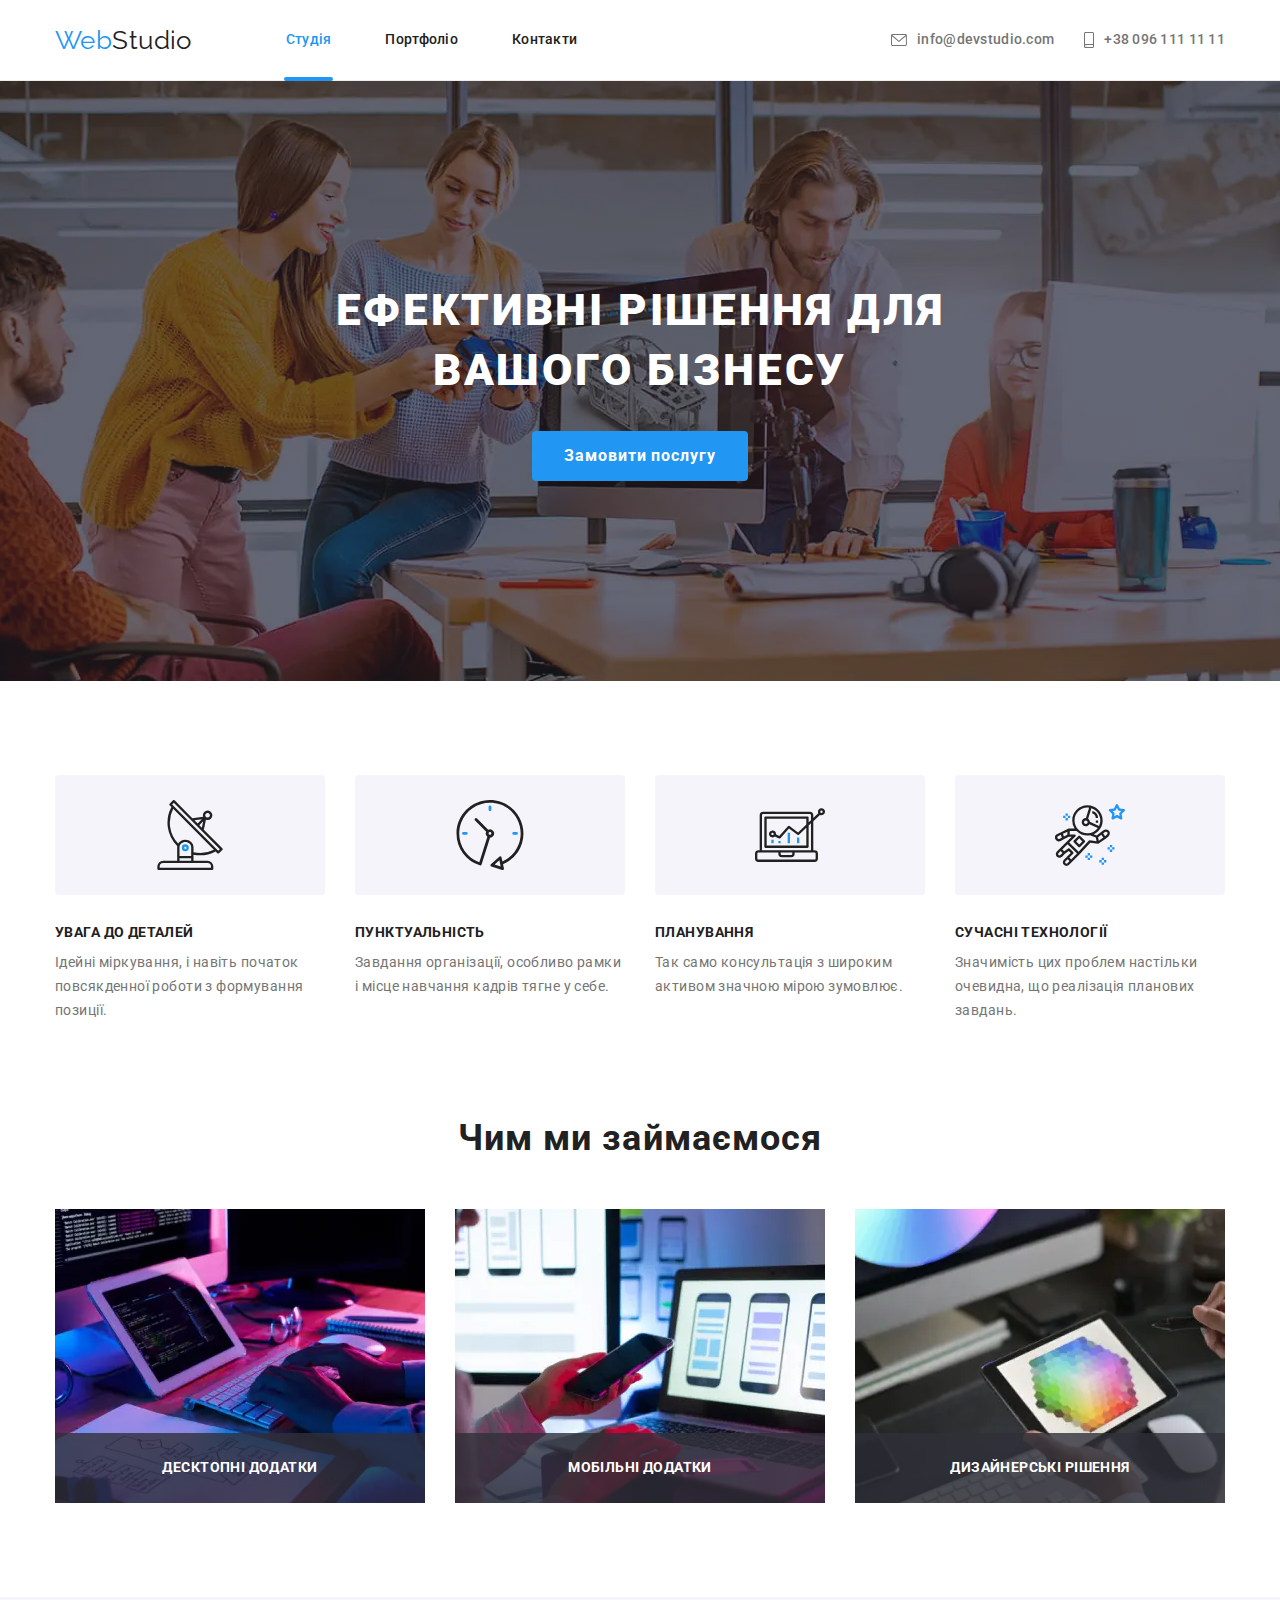
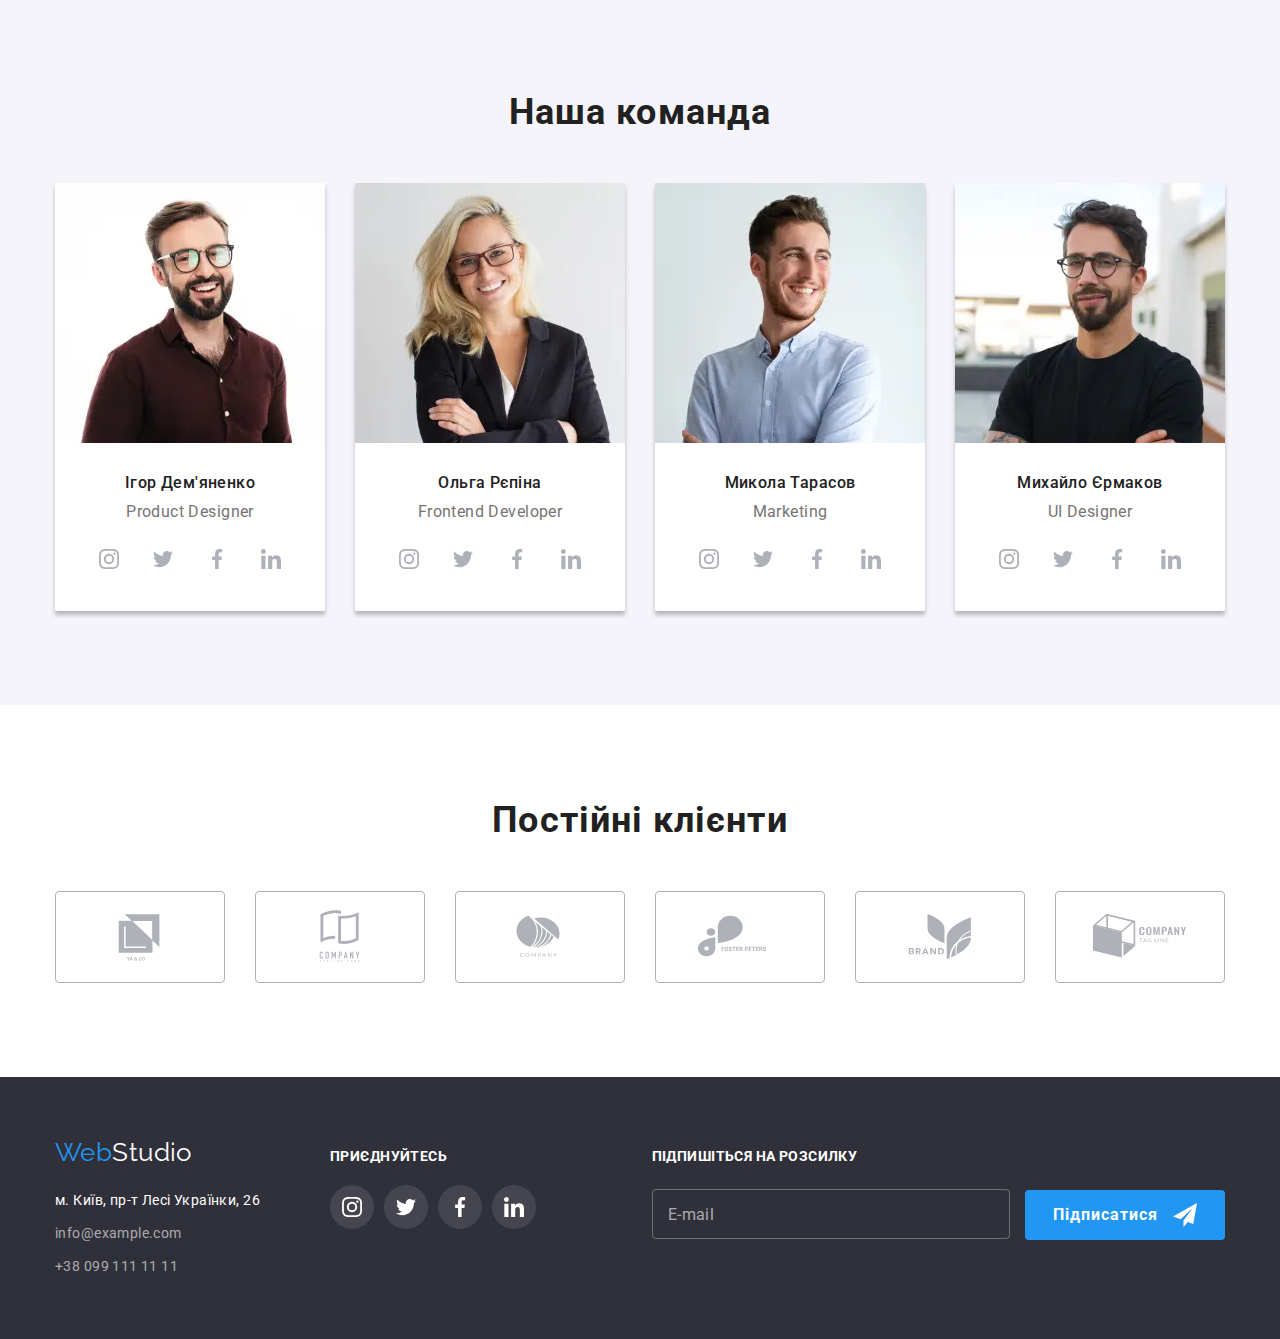
<file: index.html>
<!DOCTYPE html>
<html lang="uk">
  <head>
    <meta charset="UTF-8" />
    <meta http-equiv="X-UA-Compatible" content="IE=edge" />
    <meta name="viewport" content="width=device-width, initial-scale=1.0" />
    <title>Document</title>
    <link
      href="https://fonts.googleapis.com/css2?family=Raleway:wght@700&family=Roboto:wght@400;500;700;900&display=swap"
      rel="stylesheet"
    />
    <link
      rel="stylesheet"
      href="https://cdnjs.cloudflare.com/ajax/libs/modern-normalize/1.1.0/modern-normalize.min.css"
    />
    <link rel="stylesheet" href="./css/main.min.css" />
  </head>
  <body>
    <!-- Head -->
    <header class="header">
      <div class="container header__container">
        <a class="logo" href="./index.html"><span class="logo__accent">Web</span>Studio</a>
        <div class="menu-container">
          <nav class="navigation">
            <ul class="navigation__list">
              <li class="navigation__item">
                <a href="./index.html" class="navigation__link navigation__link_current">Студія</a>
              </li>
              <li class="navigation__item">
                <a href="./portfolio.html" class="navigation__link">Портфоліо</a>
              </li>
              <li class="navigation__item">
                <a href="" class="navigation__link">Контакти</a>
              </li>
            </ul>
          </nav>
          <ul class="contact">
            <li class="contact__item">
              <a href="mailto:info@devstudio.com" class="contact__link"
                ><svg class="contact__icon" width="16" height="12">
                  <use href="./images/icons.svg#icon-envelope"></use></svg
                >info@devstudio.com</a
              >
            </li>
            <li class="contact__item">
              <a href="tel:+380961111111" class="contact__link"
                ><svg class="contact__icon" width="10" height="16">
                  <use href="./images/icons.svg#icon-smartphone"></use></svg
                >+38 096 111 11 11</a
              >
            </li>
          </ul>
        </div>
        <button class="menu-open" type="button">
          <svg class="menu-open-icon" width="40" height="40">
            <use href="./images/icons.svg#icon-menu_open"></use>
          </svg>
        </button>
      </div>
      <div class="mob-menu is-hidden">
        <div class="container">
          <div class="mob-menu-top">
            <button class="mob-menu-close" type="button">
              <svg class="menu-close-icon" width="40" height="40">
                <use href="./images/icons.svg#icon-menu-close"></use>
              </svg>
            </button>
            <nav class="mob-menu-nav">
              <ul class="mob-menu-list">
                <li class="mob-menu-item">
                  <a href="./index.html" class="mob-menu-link mob-menu-link--current">Студія</a>
                </li>
                <li class="mob-menu-item">
                  <a href="./portfolio.html" class="mob-menu-link">Портфоліо</a>
                </li>
                <li class="mob-menu-item">
                  <a href="" class="mob-menu-link">Контакти</a>
                </li>
              </ul>
            </nav>
          </div>
          <div class="mob-menu-bottom">
            <ul class="mob-connect-list">
              <li class="mob-connect-item">
                <a href="tel:+380961111111" class="mob-connect-link-tel">+38 096 111 11 11</a>
              </li>
              <li class="mob-connect-item">
                <a href="mailto:info@devstudio.com" class="mob-connect-link-mail"
                  >info@devstudio.com</a
                >
              </li>
            </ul>
            <ul class="mob-soc-list">
              <li class="mob-soc-item">
                <a class="mob-soc-link" href="" target="_blank" rel="noopener noreferrer nofollow"
                  >Instagram</a
                >
              </li>
              <li class="mob-soc-item">
                <a class="mob-soc-link" href="" target="_blank" rel="noopener noreferrer nofollow"
                  >Twitter</a
                >
              </li>
              <li class="mob-soc-item">
                <a class="mob-soc-link" href="" target="_blank" rel="noopener noreferrer nofollow"
                  >Facebook</a
                >
              </li>
              <li class="mob-soc-item">
                <a class="mob-soc-link" href="" target="_blank" rel="noopener noreferrer nofollow"
                  >LinkedIn</a
                >
              </li>
            </ul>
          </div>
        </div>
      </div>
    </header>
    <!-- Hero -->
    <main>
      <section class="hero">
        <div class="container hero__container">
          <h1 class="hero__title">Ефективні рішення для<br />вашого бізнесу</h1>
          <button type="button" class="button hero__button" data-modal-open>
            Замовити послугу
          </button>
        </div>
      </section>
      <!-- Feature -->
      <section class="section feature">
        <div class="container feature__container">
          <h2 class="feature__title visually_hidden">Переваги</h2>
          <ul class="picture">
            <li class="picture__item">
              <div class="picture__img">
                <svg class="picture__icon" width="70" height="70">
                  <use href="./images/icons.svg#icon-antenna"></use>
                </svg>
              </div>
              <h3 class="picture__title">УВАГА ДО ДЕТАЛЕЙ</h3>
              <p class="picture__text">
                Ідейні міркування, і навіть початок повсякденної роботи з формування позиції.
              </p>
            </li>
            <li class="picture__item">
              <div class="picture__img">
                <svg class="picture__icon" width="70" height="70">
                  <use href="./images/icons.svg#icon-clock"></use>
                </svg>
              </div>
              <h3 class="picture__title">ПУНКТУАЛЬНІСТЬ</h3>
              <p class="picture__text">
                Завдання організації, особливо рамки і місце навчання кадрів тягне у себе.
              </p>
            </li>
            <li class="picture__item">
              <div class="picture__img">
                <svg class="picture__icon" width="70" height="70">
                  <use href="./images/icons.svg#icon-diagram"></use>
                </svg>
              </div>
              <h3 class="picture__title">ПЛАНУВАННЯ</h3>
              <p class="picture__text">
                Так само консультація з широким активом значною мірою зумовлює.
              </p>
            </li>
            <li class="picture__item">
              <div class="picture__img">
                <svg class="picture__icon" width="70" height="70">
                  <use href="./images/icons.svg#icon-astronaut"></use>
                </svg>
              </div>
              <h3 class="picture__title">СУЧАСНІ ТЕХНОЛОГІЇ</h3>
              <p class="picture__text">
                Значимість цих проблем настільки очевидна, що реалізація планових завдань.
              </p>
            </li>
          </ul>
        </div>
      </section>
      <!-- Presentation -->
      <section class="section presentation section-hidden">
        <div class="container presentation__container">
          <h2 class="presentation__title section_title">Чим ми займаємося</h2>
          <ul class="gallery">
            <li class="gallery__item">
              <picture>
                <source
                  srcset="./images/computer.webp 1x, ./images/computer@2x.webp 2x"
                  media="(min-width: 1200px)"
                  type="image/webp" />
                <source
                  srcset="./images/computer.jpg 1x, ./images/computer@2x.jpg 2x"
                  media="(min-width: 1200px)" />
                <img
                  src="./images/computer.jpg"
                  alt="Персональний комп'ютер"
                  width="370"
                  height="294"
              /></picture>
              <p class="gallery__title">Десктопні додатки</p>
            </li>
            <li class="gallery__item">
              <picture
                ><source
                  srcset="./images/phone.webp 1x, ./images/phone@2x.webp 2x"
                  media="(min-width: 1200px)"
                  type="image/webp" />
                <source
                  srcset="./images/phone.jpg 1x, ./images/phone@2x.jpg 2x"
                  media="(min-width: 1200px)" />
                <img src="./images/phone.jpg" alt="Мобільний пристрій" width="370" height="294"
              /></picture>
              <p class="gallery__title">Мобільні додатки</p>
            </li>
            <li class="gallery__item">
              <picture
                ><source
                  srcset="./images/tablet.webp 1x, ./images/tablet@2x.webp 2x"
                  media="(min-width: 1200px)"
                  type="image/webp" />
                <source
                  srcset="./images/tablet.jpg 1x, ./images/tablet@2x.jpg 2x"
                  media="(min-width: 1200px)" />
                <img src="./images/tablet.jpg" alt="Планшет" width="370" height="294"
              /></picture>
              <p class="gallery__title">Дизайнерські рішення</p>
            </li>
          </ul>
        </div>
      </section>
      <!-- Team -->
      <section class="section team section_color">
        <div class="container team__container">
          <h2 class="team__title section_title">Наша команда</h2>
          <ul class="team__list">
            <li class="team__item">
              <picture
                ><source
                  srcset="./images/designer-desk.webp 1x, ./images/designer-desk@2x.webp 2x"
                  media="(min-width: 1200px)"
                  type="image/webp" />
                <source
                  srcset="./images/designer-desk.jpg 1x, ./images/designer-desk@2x.jpg 2x"
                  media="(min-width: 1200px)" />
                <source
                  srcset="./images/designer-tab.webp 1x, ./images/designer-tab@2x.webp 2x"
                  media="(min-width: 768px)"
                  type="image/webp" />
                <source
                  srcset="./images/designer-tab.jpg 1x, ./images/designer-tab@2x.jpg 2x"
                  media="(min-width: 768px)" />
                <source
                  srcset="./images/designer-mob.webp 1x, ./images/designer-mob@2x.webp 2x"
                  media="(max-width: 767px)"
                  type="image/webp" />
                <source
                  srcset="./images/designer-mob.jpg 1x, ./images/designer-mob@2x.jpg 2x"
                  media="(max-width: 767px)" />
                <img src="./images/designer-mob.jpg" alt="Співробітник" width="450"
              /></picture>
              <div class="card">
                <h3 class="card__title">Ігор Дем'яненко</h3>
                <p class="card__text">Product Designer</p>
                <ul class="card__list">
                  <li class="card__item">
                    <a href="" class="card__link">
                      <svg class="card__icon" width="20" height="20">
                        <use href="./images/icons.svg#icon-instagram"></use>
                      </svg>
                    </a>
                  </li>
                  <li class="card__item">
                    <a href="" class="card__link"
                      ><svg class="card__icon" width="20" height="20">
                        <use href="./images/icons.svg#icon-twitter"></use></svg
                    ></a>
                  </li>
                  <li class="card__item">
                    <a href="" class="card__link"
                      ><svg class="card__icon" width="20" height="20">
                        <use href="./images/icons.svg#icon-facebook"></use></svg
                    ></a>
                  </li>
                  <li class="card__item">
                    <a href="" class="card__link"
                      ><svg class="card__icon" width="20" height="20">
                        <use href="./images/icons.svg#icon-linkedin"></use></svg
                    ></a>
                  </li>
                </ul>
              </div>
            </li>
            <li class="team__item">
              <picture
                ><source
                  srcset="./images/developer-desk.webp 1x, ./images/developer-desk@2x.webp 2x"
                  media="(min-width: 1200px)"
                  type="image/webp" />
                <source
                  srcset="./images/developer-desk.jpg 1x, ./images/developer-desk@2x.jpg 2x"
                  media="(min-width: 1200px)" />
                <source
                  srcset="./images/developer-tab.webp 1x, ./images/developer-tab@2x.webp 2x"
                  media="(min-width: 768px)"
                  type="image/webp" />
                <source
                  srcset="./images/developer-tab.jpg 1x, ./images/developer-tab@2x.jpg 2x"
                  media="(min-width: 768px)" />
                <source
                  srcset="./images/developer-mob.webp 1x, ./images/developer-mob@2x.webp 2x"
                  media="(max-width: 767px)"
                  type="image/webp" />
                <source
                  srcset="./images/developer-mob.jpg 1x, ./images/developer-mob@2x.jpg 2x"
                  media="(max-width: 767px)" />
                <img src="./images/developer-mob.jpg" alt="Співробітниця" width="450"
              /></picture>
              <div class="card">
                <h3 class="card__title">Ольга Рєпіна</h3>
                <p class="card__text">Frontend Developer</p>
                <ul class="card__list">
                  <li class="card__item">
                    <a href="" class="card__link">
                      <svg class="card__icon" width="20" height="20">
                        <use href="./images/icons.svg#icon-instagram"></use>
                      </svg>
                    </a>
                  </li>
                  <li class="card__item">
                    <a href="" class="card__link"
                      ><svg class="card__icon" width="20" height="20">
                        <use href="./images/icons.svg#icon-twitter"></use></svg
                    ></a>
                  </li>
                  <li class="card__item">
                    <a href="" class="card__link"
                      ><svg class="card__icon" width="20" height="20">
                        <use href="./images/icons.svg#icon-facebook"></use></svg
                    ></a>
                  </li>
                  <li class="card__item">
                    <a href="" class="card__link"
                      ><svg class="card__icon" width="20" height="20">
                        <use href="./images/icons.svg#icon-linkedin"></use></svg
                    ></a>
                  </li>
                </ul>
              </div>
            </li>
            <li class="team__item">
              <picture
                ><source
                  srcset="./images/marketing-desk.webp 1x, ./images/marketing-desk@2x.webp 2x"
                  media="(min-width: 1200px)"
                  type="image/webp" />
                <source
                  srcset="./images/marketing-desk.jpg 1x, ./images/marketing-desk@2x.jpg 2x"
                  media="(min-width: 1200px)" />
                <source
                  srcset="./images/marketing-tab.webp 1x, ./images/marketing-tab@2x.webp 2x"
                  media="(min-width: 768px)"
                  type="image/webp" />
                <source
                  srcset="./images/marketing-tab.jpg 1x, ./images/marketing-tab@2x.jpg 2x"
                  media="(min-width: 768px)" />
                <source
                  srcset="./images/marketing-mob.webp 1x, ./images/marketing-mob@2x.webp 2x"
                  media="(max-width: 767px)"
                  type="image/webp" />
                <source
                  srcset="./images/marketing-mob.jpg 1x, ./images/marketing-mob@2x.jpg 2x"
                  media="(max-width: 767px)" />
                <img src="./images/marketing-mob.jpg" alt="Співробітник" width="450"
              /></picture>
              <div class="card">
                <h3 class="card__title">Микола Тарасов</h3>
                <p class="card__text">Marketing</p>
                <ul class="card__list">
                  <li class="card__item">
                    <a href="" class="card__link">
                      <svg class="card__icon" width="20" height="20">
                        <use href="./images/icons.svg#icon-instagram"></use>
                      </svg>
                    </a>
                  </li>
                  <li class="card__item">
                    <a href="" class="card__link"
                      ><svg class="card__icon" width="20" height="20">
                        <use href="./images/icons.svg#icon-twitter"></use></svg
                    ></a>
                  </li>
                  <li class="card__item">
                    <a href="" class="card__link"
                      ><svg class="card__icon" width="20" height="20">
                        <use href="./images/icons.svg#icon-facebook"></use></svg
                    ></a>
                  </li>
                  <li class="card__item">
                    <a href="" class="card__link"
                      ><svg class="card__icon" width="20" height="20">
                        <use href="./images/icons.svg#icon-linkedin"></use></svg
                    ></a>
                  </li>
                </ul>
              </div>
            </li>
            <li class="team__item">
              <picture
                ><source
                  srcset="./images/uidesigner-desk.webp 1x, ./images/uidesigner-desk@2x.webp 2x"
                  media="(min-width: 1200px)"
                  type="image/webp" />
                <source
                  srcset="./images/uidesigner-desk.jpg 1x, ./images/uidesigner-desk@2x.jpg 2x"
                  media="(min-width: 1200px)" />
                <source
                  srcset="./images/uidesigner-tab.webp 1x, ./images/uidesigner-tab@2x.webp 2x"
                  media="(min-width: 768px)"
                  type="image/webp" />
                <source
                  srcset="./images/uidesigner-tab.jpg 1x, ./images/uidesigner-tab@2x.jpg 2x"
                  media="(min-width: 768px)" />
                <source
                  srcset="./images/uidesigner-mob.webp 1x, ./images/uidesigner-mob@2x.webp 2x"
                  media="(max-width: 767px)"
                  type="image/webp" />
                <source
                  srcset="./images/uidesigner-mob.jpg 1x, ./images/uidesigner-mob@2x.jpg 2x"
                  media="(max-width: 767px)" />
                <img src="./images/uidesigner-mob.jpg" alt="Співробітник" width="450"
              /></picture>
              <div class="card">
                <h3 class="card__title">Михайло Єрмаков</h3>
                <p class="card__text">UI Designer</p>
                <ul class="card__list">
                  <li class="card__item">
                    <a href="" class="card__link">
                      <svg class="card__icon" width="20" height="20">
                        <use href="./images/icons.svg#icon-instagram"></use>
                      </svg>
                    </a>
                  </li>
                  <li class="card__item">
                    <a href="" class="card__link"
                      ><svg class="card__icon" width="20" height="20">
                        <use href="./images/icons.svg#icon-twitter"></use></svg
                    ></a>
                  </li>
                  <li class="card__item">
                    <a href="" class="card__link"
                      ><svg class="card__icon" width="20" height="20">
                        <use href="./images/icons.svg#icon-facebook"></use></svg
                    ></a>
                  </li>
                  <li class="card__item">
                    <a href="" class="card__link"
                      ><svg class="card__icon" width="20" height="20">
                        <use href="./images/icons.svg#icon-linkedin"></use></svg
                    ></a>
                  </li>
                </ul>
              </div>
            </li>
          </ul>
        </div>
      </section>
      <!-- Client -->
      <section class="section client">
        <div class="container client__container">
          <h2 class="client__title section_title">Постійні клієнти</h2>
          <ul class="client__list">
            <li class="client__item">
              <a href="" class="client__link"
                ><svg class="client__icon" width="106" height="60">
                  <use href="./images/icons.svg#icon-logo"></use></svg
              ></a>
            </li>
            <li class="client__item">
              <a href="" class="client__link"
                ><svg class="client__icon" width="106" height="60">
                  <use href="./images/icons.svg#icon-logo-1"></use></svg
              ></a>
            </li>
            <li class="client__item">
              <a href="" class="client__link"
                ><svg class="client__icon" width="106" height="60">
                  <use href="./images/icons.svg#icon-logo-2"></use></svg
              ></a>
            </li>
            <li class="client__item">
              <a href="" class="client__link"
                ><svg class="client__icon" width="106" height="60">
                  <use href="./images/icons.svg#icon-logo-3"></use></svg
              ></a>
            </li>
            <li class="client__item">
              <a href="" class="client__link"
                ><svg class="client__icon" width="106" height="60">
                  <use href="./images/icons.svg#icon-logo-4"></use></svg
              ></a>
            </li>
            <li class="client__item">
              <a href="" class="client__link"
                ><svg class="client__icon" width="106" height="60">
                  <use href="./images/icons.svg#icon-logo-5"></use></svg
              ></a>
            </li>
          </ul>
        </div>
      </section>
    </main>
    <!-- Footer -->
    <footer class="footer">
      <div class="container footer__container">
        <div class="footer__content">
          <div class="footer__left">
            <a class="logo logo_light" href="./index.html"
              ><span class="logo__accent">Web</span>Studio</a
            >
            <address>
              <ul class="connect">
                <li class="connect__item">
                  <a
                    href="https://goo.gl/maps/UnmmoopjUjEERXCH8"
                    target="_blank"
                    rel="noopener noreferrer"
                    class="connect__link"
                    >м. Київ, пр-т Лесі Українки, 26</a
                  >
                </li>
                <li class="connect__item">
                  <a href="mailto:info@example.com" class="connect__link connect__link_grey"
                    >info@example.com</a
                  >
                </li>
                <li class="connect__item">
                  <a href="tel:+380991111111" class="connect__link connect__link_grey"
                    >+38 099 111 11 11</a
                  >
                </li>
              </ul>
            </address>
          </div>
          <div class="invait">
            <h2 class="invait__title">приєднуйтесь</h2>
            <ul class="social">
              <li class="social__item">
                <a href="" class="social__link"
                  ><svg class="social__icon social__icon_white" width="20" height="20">
                    <use href="./images/icons.svg#icon-instagram"></use></svg
                ></a>
              </li>
              <li class="social__item">
                <a href="" class="social__link"
                  ><svg class="social__icon social__icon_white" width="20" height="20">
                    <use href="./images/icons.svg#icon-twitter"></use></svg
                ></a>
              </li>
              <li class="social__item">
                <a href="" class="social__link"
                  ><svg class="social__icon social__icon_white" width="20" height="20">
                    <use href="./images/icons.svg#icon-facebook"></use></svg
                ></a>
              </li>
              <li class="social__item">
                <a href="" class="social__link"
                  ><svg class="social__icon social__icon_white" width="20" height="20">
                    <use href="./images/icons.svg#icon-linkedin"></use></svg
                ></a>
              </li>
            </ul>
          </div>
        </div>
        <form class="subscribe">
          <label for="user-email" class="subscribe__label">Підпишіться на розсилку</label>
          <div class="connection">
            <input
              type="email"
              class="connection__input"
              name="user-email"
              id="subscribe-email"
              placeholder="E-mail"
              required
            />
            <button class="connection__button" type="submit">
              Підписатися
              <svg class="connection__icon" width="24" height="24">
                <use href="./images/icons.svg#icon-send"></use>
              </svg>
            </button>
          </div>
        </form>
      </div>
    </footer>
    <!-- Modal -->
    <div class="backdrop is-hidden" data-modal>
      <div class="modal">
        <button type="button" class="modal__close" data-modal-close>
          <svg class="modal__cross" width="18" height="18">
            <use href="./images/icons.svg#icon-close"></use>
          </svg>
        </button>
        <p class="modal__title">Залиште свої дані, ми вам передзвонимо</p>
        <form class="modal__form">
          <div class="modal__fieled">
            <label for="user-name" class="modal__label">Ім'я</label>
            <span class="modal__wrap">
              <input type="text" class="modal__input" name="user-name" id="user-name" required />
              <svg class="modal__icon" width="18" height="18">
                <use href="./images/icons.svg#icon-person"></use>
              </svg>
            </span>
          </div>
          <div class="modal__fieled">
            <label for="user-tel" class="modal__label">Телефон</label>
            <span class="modal__wrap">
              <input type="tel" class="modal__input" name="user-tel" id="user-tel" required />
              <svg class="modal__icon" width="18" height="18">
                <use href="./images/icons.svg#icon-phone"></use>
              </svg>
            </span>
          </div>
          <div class="modal__fieled">
            <label for="user-email" class="modal__label">Пошта</label>
            <span class="modal__wrap">
              <input type="email" class="modal__input" name="user-email" id="user-email" required />
              <svg class="modal__icon" width="18" height="18">
                <use href="./images/icons.svg#icon-email"></use>
              </svg>
            </span>
          </div>
          <div class="modal__fieled">
            <label for="user-text" class="modal__label">Коментар</label>
            <textarea
              name="user-text"
              class="modal__comment"
              id="user-text"
              placeholder="Введіть текст"
            ></textarea>
          </div>
          <div class="modal__agreement">
            <input
              type="checkbox"
              class="modal__check visually_hidden"
              name="mailing-list"
              id="mailing-list"
            />
            <label for="mailing-list" class="check__text"
              ><span class="modal__box"
                ><svg class="modal__mark" width="11" height="8">
                  <use href="./images/icons.svg#icon-check"></use></svg></span
              ><span
                >Погоджуюся з розсилкою та приймаю
                <a href="" class="modal__agree"> Умови договору</a></span
              ></label
            >
          </div>
          <button class="modal__button" type="submit">Відправити</button>
        </form>
      </div>
    </div>
    <script src="./js/modal.js"></script>
    <script src="./js/mobile-menu.js"></script>
  </body>
</html>
</file>
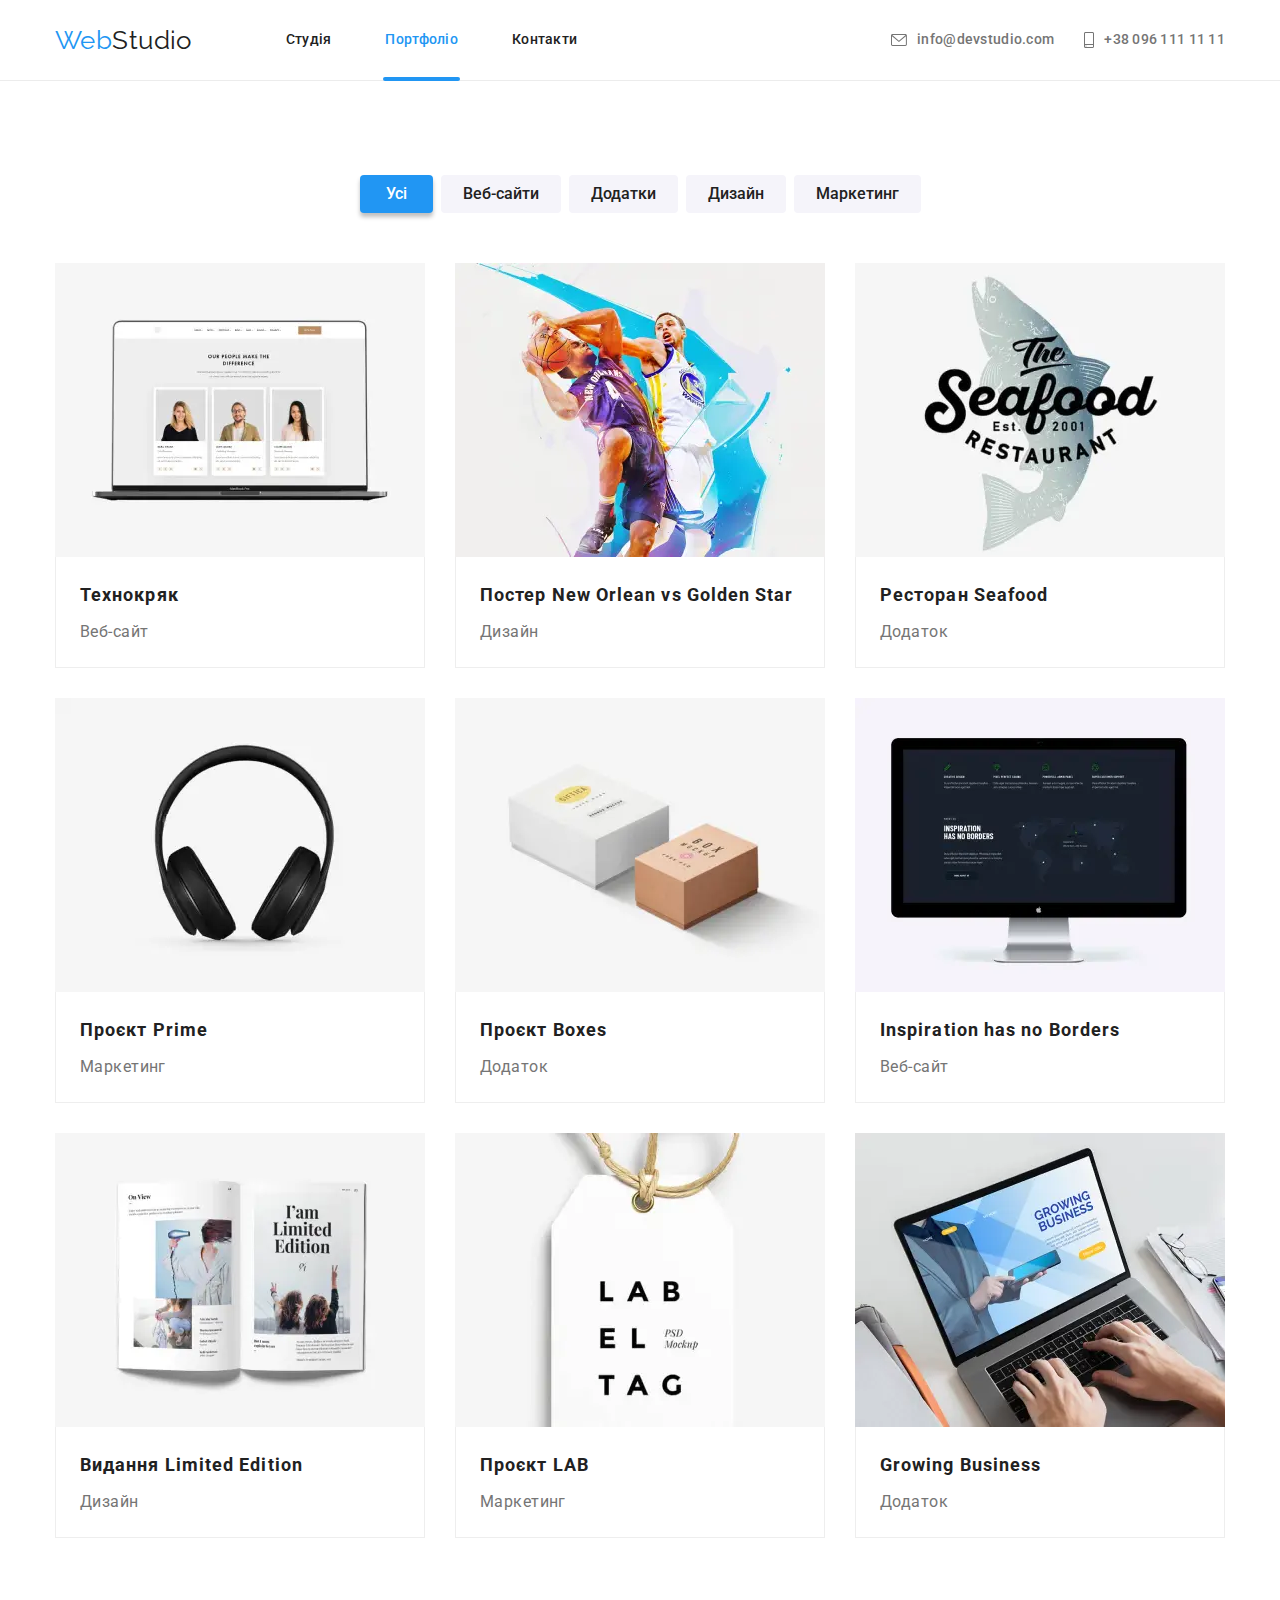
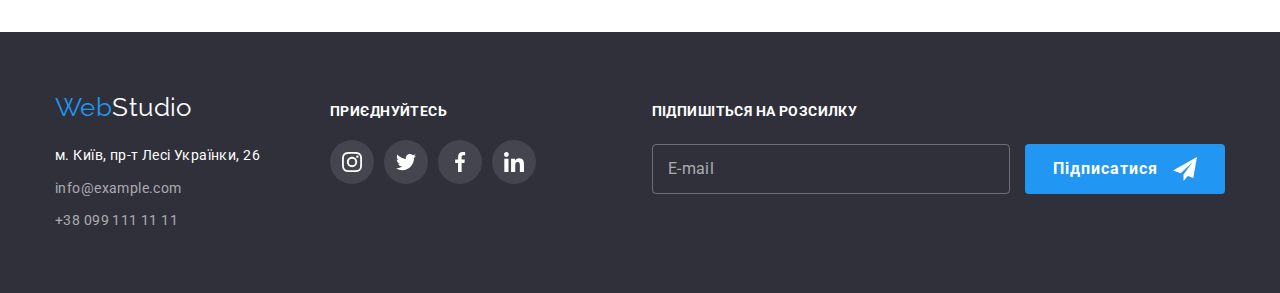
<file: portfolio.html>
<!DOCTYPE html>
<html lang="uk">
  <head>
    <meta charset="UTF-8" />
    <meta http-equiv="X-UA-Compatible" content="IE=edge" />
    <meta name="viewport" content="width=device-width, initial-scale=1.0" />
    <title>Document</title>
    <link
      href="https://fonts.googleapis.com/css2?family=Raleway:wght@700&family=Roboto:wght@400;500;700;900&display=swap"
      rel="stylesheet"
    />
    <link
      rel="stylesheet"
      href="https://cdnjs.cloudflare.com/ajax/libs/modern-normalize/1.1.0/modern-normalize.min.css"
    />
    <link rel="stylesheet" href="./css/main.min.css" />
  </head>
  <body>
    <!-- Head -->
    <header class="header">
      <div class="container header__container">
        <a class="logo" href="./index.html"><span class="logo__accent">Web</span>Studio</a>
        <div class="menu-container">
          <nav class="navigation">
            <ul class="navigation__list">
              <li class="navigation__item">
                <a href="./index.html" class="navigation__link">Студія</a>
              </li>
              <li class="navigation__item">
                <a href="./portfolio.html" class="navigation__link navigation__link_current"
                  >Портфоліо</a
                >
              </li>
              <li class="navigation__item">
                <a href="" class="navigation__link">Контакти</a>
              </li>
            </ul>
          </nav>
          <ul class="contact">
            <li class="contact__item">
              <a href="mailto:info@devstudio.com" class="contact__link"
                ><svg class="contact__icon" width="16" height="12">
                  <use href="./images/icons.svg#icon-envelope"></use></svg
                >info@devstudio.com</a
              >
            </li>
            <li class="contact__item">
              <a href="tel:+380961111111" class="contact__link"
                ><svg class="contact__icon" width="10" height="16">
                  <use href="./images/icons.svg#icon-smartphone"></use></svg
                >+38 096 111 11 11</a
              >
            </li>
          </ul>
        </div>
        <button class="menu-open" type="button">
          <svg class="menu-open-icon" width="40" height="40">
            <use href="./images/icons.svg#icon-menu_open"></use>
          </svg>
        </button>
      </div>
      <div class="mob-menu is-hidden">
        <div class="container">
          <div class="mob-menu-top">
            <button class="mob-menu-close" type="button">
              <svg class="menu-close-icon" width="40" height="40">
                <use href="./images/icons.svg#icon-menu-close"></use>
              </svg>
            </button>
            <nav class="mob-menu-nav">
              <ul class="mob-menu-list">
                <li class="mob-menu-item">
                  <a href="./index.html" class="mob-menu-link">Студія</a>
                </li>
                <li class="mob-menu-item">
                  <a href="./portfolio.html" class="mob-menu-link mob-menu-link--current"
                    >Портфоліо</a
                  >
                </li>
                <li class="mob-menu-item">
                  <a href="" class="mob-menu-link">Контакти</a>
                </li>
              </ul>
            </nav>
          </div>
          <div class="mob-menu-bottom">
            <ul class="mob-connect-list">
              <li class="mob-connect-item">
                <a href="tel:+380961111111" class="mob-connect-link-tel">+38 096 111 11 11</a>
              </li>
              <li class="mob-connect-item">
                <a href="mailto:info@devstudio.com" class="mob-connect-link-mail"
                  >info@devstudio.com</a
                >
              </li>
            </ul>
            <ul class="mob-soc-list">
              <li class="mob-soc-item">
                <a class="mob-soc-link" href="" target="_blank" rel="noopener noreferrer nofollow"
                  >Instagram</a
                >
              </li>
              <li class="mob-soc-item">
                <a class="mob-soc-link" href="" target="_blank" rel="noopener noreferrer nofollow"
                  >Twitter</a
                >
              </li>
              <li class="mob-soc-item">
                <a class="mob-soc-link" href="" target="_blank" rel="noopener noreferrer nofollow"
                  >Facebook</a
                >
              </li>
              <li class="mob-soc-item">
                <a class="mob-soc-link" href="" target="_blank" rel="noopener noreferrer nofollow"
                  >LinkedIn</a
                >
              </li>
            </ul>
          </div>
        </div>
      </div>
    </header>
    <!-- Hero -->
    <main>
      <section class="section">
        <div class="container">
          <h1 class="visually_hidden">Портфоліо</h1>
          <ul class="filter">
            <li class="filter__item">
              <button type="button" class="filter__button filter__button_active button">Усі</button>
            </li>
            <li class="filter__item">
              <button type="button" class="filter__button button">Веб-сайти</button>
            </li>
            <li class="filter__item">
              <button type="button" class="filter__button button">Додатки</button>
            </li>
            <li class="filter__item">
              <button type="button" class="filter__button button">Дизайн</button>
            </li>
            <li class="filter__item">
              <button type="button" class="filter__button button">Маркетинг</button>
            </li>
          </ul>
          <ul class="product">
            <li class="product__item">
              <a href="" class="product__link">
                <div class="product__wrap">
                  <picture
                    ><source
                      srcset="
                        ./images/technocrack-desk.webp    1x,
                        ./images/technocrack-desk@2x.webp 2x
                      "
                      media="(min-width: 1200px)"
                      type="image/webp" />
                    <source
                      srcset="./images/technocrack-desk.jpg 1x, ./images/technocrack-desk@2x.jpg 2x"
                      media="(min-width: 1200px)" />
                    <source
                      srcset="./images/technocrack-tab.webp 1x, ./images/technocrack-tab@2x.webp 2x"
                      media="(min-width: 768px)"
                      type="image/webp" />
                    <source
                      srcset="./images/technocrack-tab.jpg 1x, ./images/technocrack-tab@2x.jpg 2x"
                      media="(min-width: 768px)" />
                    <source
                      srcset="./images/technocrack-mob.webp 1x, ./images/technocrack-mob@2x.webp 2x"
                      media="(max-width: 767px)"
                      type="image/webp" />
                    <source
                      srcset="./images/technocrack-mob.jpg 1x, ./images/technocrack-mob@2x.jpg 2x"
                      media="(max-width: 767px)" />
                    <img src="./images/technocrack-mob.jpg" alt="Веб-сайт" width="450" class="jpg"
                  /></picture>
                  <p class="product__description">
                    Ресурс пропонує комплексні пропозиції з різним рівнем функціоналу та сервісів.
                    Все це дозволить відвідувачу отримати вичерпні відомості про компанію чи
                    приватну особу.
                  </p>
                </div>
                <div class="definition">
                  <h2 class="definition__title">Технокряк</h2>
                  <p class="definition__type">Веб-сайт</p>
                </div>
              </a>
            </li>
            <li class="product__item">
              <a href="" class="product__link">
                <div class="product__wrap">
                  <picture
                    ><source
                      srcset="./images/poster-desk.webp 1x, ./images/poster-desk@2x.webp 2x"
                      media="(min-width: 1200px)"
                      type="image/webp" />
                    <source
                      srcset="./images/poster-desk.jpg 1x, ./images/poster-desk@2x.jpg 2x"
                      media="(min-width: 1200px)" />
                    <source
                      srcset="./images/poster-tab.webp 1x, ./images/poster-tab@2x.webp 2x"
                      media="(min-width: 768px)"
                      type="image/webp" />
                    <source
                      srcset="./images/poster-tab.jpg 1x, ./images/poster-tab@2x.jpg 2x"
                      media="(min-width: 768px)" />
                    <source
                      srcset="./images/poster-mob.webp 1x, ./images/poster-mob@2x.webp 2x"
                      media="(max-width: 767px)"
                      type="image/webp" />
                    <source
                      srcset="./images/poster-mob.jpg 1x, ./images/poster-mob@2x.jpg 2x"
                      media="(max-width: 767px)" />
                    <img src="./images/poster-mob.jpg" alt="Баскетбол" width="450" class="jpg"
                  /></picture>
                  <p class="product__description">
                    Ресурс пропонує комплексні пропозиції з різним рівнем функціоналу та сервісів.
                    Все це дозволить відвідувачу отримати вичерпні відомості про компанію чи
                    приватну особу.
                  </p>
                </div>
                <div class="definition">
                  <h2 class="definition__title">Постер New Orlean vs Golden Star</h2>
                  <p class="definition__type">Дизайн</p>
                </div>
              </a>
            </li>
            <li class="product__item">
              <a href="" class="product__link">
                <div class="product__wrap">
                  <picture
                    ><source
                      srcset="./images/seafood-desk.webp 1x, ./images/seafood-desk@2x.webp 2x"
                      media="(min-width: 1200px)"
                      type="image/webp" />
                    <source
                      srcset="./images/seafood-desk.jpg 1x, ./images/seafood-desk@2x.jpg 2x"
                      media="(min-width: 1200px)" />
                    <source
                      srcset="./images/seafood-tab.webp 1x, ./images/seafood-tab@2x.webp 2x"
                      media="(min-width: 768px)"
                      type="image/webp" />
                    <source
                      srcset="./images/seafood-tab.jpg 1x, ./images/seafood-tab@2x.jpg 2x"
                      media="(min-width: 768px)" />
                    <source
                      srcset="./images/seafood-mob.webp 1x, ./images/seafood-mob@2x.webp 2x"
                      media="(max-width: 767px)"
                      type="image/webp" />
                    <source
                      srcset="./images/seafood-mob.jpg 1x, ./images/seafood-mob@2x.jpg 2x"
                      media="(max-width: 767px)" />
                    <img src="./images/seafood-mob.jpg" alt="Логотип" width="450" class="jpg"
                  /></picture>
                  <p class="product__description">
                    Ресурс пропонує комплексні пропозиції з різним рівнем функціоналу та сервісів.
                    Все це дозволить відвідувачу отримати вичерпні відомості про компанію чи
                    приватну особу.
                  </p>
                </div>
                <div class="definition">
                  <h2 class="definition__title">Ресторан Seafood</h2>
                  <p class="definition__type">Додаток</p>
                </div>
              </a>
            </li>
            <li class="product__item">
              <a href="" class="product__link">
                <div class="product__wrap">
                  <picture
                    ><source
                      srcset="./images/prime-desk.webp 1x, ./images/prime-desk@2x.webp 2x"
                      media="(min-width: 1200px)"
                      type="image/webp" />
                    <source
                      srcset="./images/prime-desk.jpg 1x, ./images/prime-desk@2x.jpg 2x"
                      media="(min-width: 1200px)" />
                    <source
                      srcset="./images/prime-tab.webp 1x, ./images/prime-tab@2x.webp 2x"
                      media="(min-width: 768px)"
                      type="image/webp" />
                    <source
                      srcset="./images/prime-tab.jpg 1x, ./images/prime-tab@2x.jpg 2x"
                      media="(min-width: 768px)" />
                    <source
                      srcset="./images/prime-mob.webp 1x, ./images/prime-mob@2x.webp 2x"
                      media="(max-width: 767px)"
                      type="image/webp" />
                    <source
                      srcset="./images/prime-mob.jpg 1x, ./images/prime-mob@2x.jpg 2x"
                      media="(max-width: 767px)" />
                    <img src="./images/prime-mob.jpg" alt="Навушники" width="450" class="jpg"
                  /></picture>
                  <p class="product__description">
                    Ресурс пропонує комплексні пропозиції з різним рівнем функціоналу та сервісів.
                    Все це дозволить відвідувачу отримати вичерпні відомості про компанію чи
                    приватну особу.
                  </p>
                </div>
                <div class="definition">
                  <h2 class="definition__title">Проєкт Prime</h2>
                  <p class="definition__type">Маркетинг</p>
                </div>
              </a>
            </li>
            <li class="product__item">
              <a href="" class="product__link">
                <div class="product__wrap">
                  <picture>
                    <source
                      srcset="./images/boxes-desk.webp 1x, ./images/boxes-desk@2x.webp 2x"
                      media="(min-width: 1200px)"
                      type="image/webp"
                    />
                    <source
                      srcset="./images/boxes-desk.jpg 1x, ./images/boxes-desk@2x.jpg 2x"
                      media="(min-width: 1200px)"
                    />
                    <source
                      srcset="./images/boxes-tab.webp 1x, ./images/boxes-tab@2x.webp 2x"
                      media="(min-width: 768px)"
                      type="image/webp"
                    />
                    <source
                      srcset="./images/boxes-tab.jpg 1x, ./images/boxes-tab@2x.jpg 2x"
                      media="(min-width: 768px)"
                    />
                    <source
                      srcset="./images/boxes-mob.webp 1x, ./images/boxes-mob@2x.webp 2x"
                      media="(max-width: 767px)"
                      type="image/webp"
                    />
                    <source
                      srcset="./images/boxes-mob.jpg 1x, ./images/boxes-mob@2x.jpg 2x"
                      media="(max-width: 767px)"
                    />
                    <img src="./images/boxes-mob.jpg" alt="Коробки" width="450" class="jpg" />
                  </picture>
                  <p class="product__description">
                    Ресурс пропонує комплексні пропозиції з різним рівнем функціоналу та сервісів.
                    Все це дозволить відвідувачу отримати вичерпні відомості про компанію чи
                    приватну особу.
                  </p>
                </div>
                <div class="definition">
                  <h2 class="definition__title">Проєкт Boxes</h2>
                  <p class="definition__type">Додаток</p>
                </div>
              </a>
            </li>
            <li class="product__item">
              <a href="" class="product__link">
                <div class="product__wrap">
                  <picture>
                    <source
                      srcset="
                        ./images/inspiration-desk.webp    1x,
                        ./images/inspiration-desk@2x.webp 2x
                      "
                      media="(min-width: 1200px)"
                      type="image/webp"
                    />
                    <source
                      srcset="./images/inspiration-desk.jpg 1x, ./images/inspiration-desk@2x.jpg 2x"
                      media="(min-width: 1200px)"
                    />
                    <source
                      srcset="./images/inspiration-tab.webp 1x, ./images/inspiration-tab@2x.webp 2x"
                      media="(min-width: 768px)"
                      type="image/webp"
                    />
                    <source
                      srcset="./images/inspiration-tab.jpg 1x, ./images/inspiration-tab@2x.jpg 2x"
                      media="(min-width: 768px)"
                    />
                    <source
                      srcset="./images/inspiration-mob.webp 1x, ./images/inspiration-mob@2x.webp 2x"
                      media="(max-width: 767px)"
                      type="image/webp"
                    />
                    <source
                      srcset="./images/inspiration-mob.jpg 1x, ./images/inspiration-mob@2x.jpg 2x"
                      media="(max-width: 767px)"
                    />
                    <img
                      src="./images/inspiration-mob.jpg"
                      alt="Веб-сайт"
                      width="450"
                      class="jpg"
                    />
                  </picture>
                  <p class="product__description">
                    Ресурс пропонує комплексні пропозиції з різним рівнем функціоналу та сервісів.
                    Все це дозволить відвідувачу отримати вичерпні відомості про компанію чи
                    приватну особу.
                  </p>
                </div>
                <div class="definition">
                  <h2 class="definition__title">Inspiration has no Borders</h2>
                  <p class="definition__type">Веб-сайт</p>
                </div>
              </a>
            </li>
            <li class="product__item">
              <a href="" class="product__link">
                <div class="product__wrap">
                  <picture>
                    <source
                      srcset="./images/edition-desk.webp 1x, ./images/edition-desk@2x.webp 2x"
                      media="(min-width: 1200px)"
                      type="image/webp"
                    />
                    <source
                      srcset="./images/edition-desk.jpg 1x, ./images/edition-desk@2x.jpg 2x"
                      media="(min-width: 1200px)"
                    />
                    <source
                      srcset="./images/edition-tab.webp 1x, ./images/edition-tab@2x.webp 2x"
                      media="(min-width: 768px)"
                      type="image/webp"
                    />
                    <source
                      srcset="./images/edition-tab.jpg 1x, ./images/edition-tab@2x.jpg 2x"
                      media="(min-width: 768px)"
                    />
                    <source
                      srcset="./images/edition-mob.webp 1x, ./images/edition-mob@2x.webp 2x"
                      media="(max-width: 767px)"
                      type="image/webp"
                    />
                    <source
                      srcset="./images/edition-mob.jpg 1x, ./images/edition-mob@2x.jpg 2x"
                      media="(max-width: 767px)"
                    />
                    <img src="./images/edition-mob.jpg" alt="Журнал" width="450" class="jpg" />
                  </picture>
                  <p class="product__description">
                    Ресурс пропонує комплексні пропозиції з різним рівнем функціоналу та сервісів.
                    Все це дозволить відвідувачу отримати вичерпні відомості про компанію чи
                    приватну особу.
                  </p>
                </div>
                <div class="definition">
                  <h2 class="definition__title">Видання Limited Edition</h2>
                  <p class="definition__type">Дизайн</p>
                </div>
              </a>
            </li>
            <li class="product__item">
              <a href="" class="product__link">
                <div class="product__wrap">
                  <picture>
                    <source
                      srcset="./images/lab-desk.webp 1x, ./images/lab-desk@2x.webp 2x"
                      media="(min-width: 1200px)"
                      type="image/webp"
                    />
                    <source
                      srcset="./images/lab-desk.jpg 1x, ./images/lab-desk@2x.jpg 2x"
                      media="(min-width: 1200px)"
                    />
                    <source
                      srcset="./images/lab-tab.webp 1x, ./images/lab-tab@2x.webp 2x"
                      media="(min-width: 768px)"
                      type="image/webp"
                    />
                    <source
                      srcset="./images/lab-tab.jpg 1x, ./images/lab-tab@2x.jpg 2x"
                      media="(min-width: 768px)"
                    />
                    <source
                      srcset="./images/lab-mob.webp 1x, ./images/lab-mob@2x.webp 2x"
                      media="(max-width: 767px)"
                      type="image/webp"
                    />
                    <source
                      srcset="./images/lab-mob.jpg 1x, ./images/lab-mob@2x.jpg 2x"
                      media="(max-width: 767px)"
                    />
                    <img src="./images/lab-mob.jpg" alt="Бирка" width="450" class="jpg" />
                  </picture>
                  <p class="product__description">
                    Ресурс пропонує комплексні пропозиції з різним рівнем функціоналу та сервісів.
                    Все це дозволить відвідувачу отримати вичерпні відомості про компанію чи
                    приватну особу.
                  </p>
                </div>
                <div class="definition">
                  <h2 class="definition__title">Проєкт LAB</h2>
                  <p class="definition__type">Маркетинг</p>
                </div>
              </a>
            </li>
            <li class="product__item">
              <a href="" class="product__link">
                <div class="product__wrap">
                  <picture>
                    <source
                      srcset="./images/business-desk.webp 1x, ./images/business-desk@2x.webp 2x"
                      media="(min-width: 1200px)"
                      type="image/webp"
                    />
                    <source
                      srcset="./images/business-desk.jpg 1x, ./images/business-desk@2x.jpg 2x"
                      media="(min-width: 1200px)"
                    />
                    <source
                      srcset="./images/business-tab.webp 1x, ./images/business-tab@2x.webp 2x"
                      media="(min-width: 768px)"
                      type="image/webp"
                    />
                    <source
                      srcset="./images/business-tab.jpg 1x, ./images/business-tab@2x.jpg 2x"
                      media="(min-width: 768px)"
                    />
                    <source
                      srcset="./images/business-mob.webp 1x, ./images/business-mob@2x.webp 2x"
                      media="(max-width: 767px)"
                      type="image/webp"
                    />
                    <source
                      srcset="./images/business-mob.jpg 1x, ./images/business-mob@2x.jpg 2x"
                      media="(max-width: 767px)"
                    />
                    <img src="./images/business-mob.jpg" alt="Додаток" width="450" class="jpg" />
                  </picture>
                  <p class="product__description">
                    Ресурс пропонує комплексні пропозиції з різним рівнем функціоналу та сервісів.
                    Все це дозволить відвідувачу отримати вичерпні відомості про компанію чи
                    приватну особу.
                  </p>
                </div>
                <div class="definition">
                  <h2 class="definition__title">Growing Business</h2>
                  <p class="definition__type">Додаток</p>
                </div>
              </a>
            </li>
          </ul>
        </div>
      </section>
    </main>
    <!-- Footer -->
    <footer class="footer">
      <div class="container footer__container">
        <div class="footer__content">
          <div class="footer__left">
            <a class="logo logo_light" href="./index.html"
              ><span class="logo__accent">Web</span>Studio</a
            >
            <address>
              <ul class="connect">
                <li class="connect__item">
                  <a
                    href="https://goo.gl/maps/UnmmoopjUjEERXCH8"
                    target="_blank"
                    rel="noopener noreferrer"
                    class="connect__link"
                    >м. Київ, пр-т Лесі Українки, 26</a
                  >
                </li>
                <li class="connect__item">
                  <a href="mailto:info@example.com" class="connect__link connect__link_grey"
                    >info@example.com</a
                  >
                </li>
                <li class="connect__item">
                  <a href="tel:+380991111111" class="connect__link connect__link_grey"
                    >+38 099 111 11 11</a
                  >
                </li>
              </ul>
            </address>
          </div>
          <div class="invait">
            <h2 class="invait__title">приєднуйтесь</h2>
            <ul class="social">
              <li class="social__item">
                <a href="" class="social__link"
                  ><svg class="social__icon social__icon_white" width="20" height="20">
                    <use href="./images/icons.svg#icon-instagram"></use></svg
                ></a>
              </li>
              <li class="social__item">
                <a href="" class="social__link"
                  ><svg class="social__icon social__icon_white" width="20" height="20">
                    <use href="./images/icons.svg#icon-twitter"></use></svg
                ></a>
              </li>
              <li class="social__item">
                <a href="" class="social__link"
                  ><svg class="social__icon social__icon_white" width="20" height="20">
                    <use href="./images/icons.svg#icon-facebook"></use></svg
                ></a>
              </li>
              <li class="social__item">
                <a href="" class="social__link"
                  ><svg class="social__icon social__icon_white" width="20" height="20">
                    <use href="./images/icons.svg#icon-linkedin"></use></svg
                ></a>
              </li>
            </ul>
          </div>
        </div>
        <form class="subscribe">
          <label for="user-email" class="subscribe__label">Підпишіться на розсилку</label>
          <div class="connection">
            <input
              type="email"
              class="connection__input"
              name="user-email"
              id="subscribe-email"
              placeholder="E-mail"
              required
            />
            <button class="connection__button" type="submit">
              Підписатися
              <svg class="connection__icon" width="24" height="24">
                <use href="./images/icons.svg#icon-send"></use>
              </svg>
            </button>
          </div>
        </form>
      </div>
    </footer>
    <script src="./js/mobile-menu.js"></script>
  </body>
</html>
</file>
<file: css/main.min.css>
*,*::before,*::after{box-sizing:border-box}h1,h2,h3,h4,h5,p{margin-top:0;margin-bottom:0}ul,ol{list-style:none;padding:0;margin:0}img{display:block;width:100%;max-width:100%;height:auto}a{color:currentColor;text-decoration:none}address{font-style:normal}body{background-color:#fff;color:#757575;font-family:Roboto,sans-serif;letter-spacing:.03em;font-size:14px;line-height:1.71}header{border-bottom-width:1px;border-bottom-style:solid;border-bottom-color:#ececec}.visually_hidden{position:absolute;white-space:nowrap;width:1px;height:1px;overflow:hidden;border:0;padding:0;clip:rect(0 0 0 0);-webkit-clip-path:inset(50%);clip-path:inset(50%);margin:-1px}.is-hidden{visibility:hidden;opacity:0;pointer-events:none}.no-scroll{overflow:hidden}.section{padding-top:60px;padding-bottom:60px}@media screen and (min-width: 1200px){.section{padding-top:94px;padding-bottom:94px}}.container{width:100%;padding-left:15px;padding-right:15px;margin-left:auto;margin-right:auto}@media screen and (min-width: 480px){.container{max-width:480px}}@media screen and (min-width: 768px){.container{max-width:768px}}@media screen and (min-width: 1200px){.container{max-width:1200px}}.section_title{font-weight:700;text-align:center;letter-spacing:.03em;color:#212121;margin-top:0}@media screen and (max-width: 1199px){.section_title{font-size:28px;line-height:1.18;margin-bottom:30px}}@media screen and (min-width: 1200px){.section_title{font-size:36px;line-height:1.17;margin-bottom:50px}}button{font-family:inherit;display:inline-block;cursor:pointer;text-decoration:none;border:0;border-radius:4px}.hero__button{color:#fff;background-color:#2196f3;font-weight:700;font-size:16px;line-height:1.87;letter-spacing:.06em;padding:10px 32px;min-width:216px}.logo{color:#212121;font-family:Raleway,sans-serif;font-size:24px;line-height:1.17;text-decoration:none}@media screen and (min-width: 1200px){.logo{font-size:26px;line-height:1.19}}.logo__accent{color:#2196f3}.logo_light{color:#fff}.menu-container{display:none}@media screen and (min-width: 768px){.menu-container{display:contents}}.navigation__list{display:flex;gap:50px}@media screen and (min-width: 768px){.navigation__list{margin-left:88px}}@media screen and (min-width: 1200px){.navigation__list{margin-left:92px}}.navigation__list .navigation__link{color:#212121;font-weight:500;font-size:14px;line-height:1.14;letter-spacing:.02em;text-decoration:none;display:block;padding-top:32px;padding-bottom:32px;padding-left:2px;padding-right:2px;transition:250ms cubic-bezier(0.4, 0, 0.2, 1)}.navigation__list .navigation__link:hover,.navigation__list .navigation__link:focus{color:#2196f3}.navigation__list .navigation__link_current{color:#2196f3;position:relative}.navigation__list .navigation__link_current::after{content:"";width:100%;height:4px;background-color:#2196f3;border-radius:2px;position:absolute;bottom:-1px;left:0}.contact{display:flex;margin-left:auto}.contact__link{font-weight:500;font-size:14px;line-height:1.14;letter-spacing:.02em;text-decoration:none;display:flex;align-items:center;color:#757575;transition:250ms cubic-bezier(0.4, 0, 0.2, 1)}.contact__link:hover,.contact__link:focus{color:#2196f3}@media screen and (min-width: 768px){.contact{flex-wrap:wrap;gap:10px;width:160px}}@media screen and (min-width: 1200px){.contact{gap:30px;width:100%;justify-content:end}}.contact__icon{fill:currentColor;margin-right:10px}.header__container{display:flex;align-items:center;height:60px}@media screen and (min-width: 768px){.header__container{height:80px}}.menu-open{fill:#212121;margin-left:auto;background-color:rgba(0,0,0,0);border:none;padding:0px;line-height:0px;margin-top:10px;margin-bottom:10px}.menu-open:hover,.menu-open:focus{fill:#2196f3}@media screen and (min-width: 767px){.menu-open{display:none}}.mob-menu{position:fixed;top:0;left:0;z-index:100;background-color:#fff;width:100vw;height:100vh;padding:10px 0px 48px 25px}.mob-menu>.container{height:100%;display:flex;flex-direction:column;justify-content:space-between;overflow:auto}.mob-menu-close{fill:#212121;margin-left:auto;display:block;background-color:rgba(0,0,0,0);border:none;padding:0px;line-height:0px;transition:250ms cubic-bezier(0.4, 0, 0.2, 1)}.mob-menu-close:hover,.mob-menu-close:focus{fill:#2196f3}.mob-menu-link{font-weight:500;font-size:40px;line-height:1.18;letter-spacing:.02em;color:#212121;transition:250ms cubic-bezier(0.4, 0, 0.2, 1)}.mob-menu-link:hover,.mob-menu-link:focus{color:none}.mob-menu-link--current{color:#2196f3}.mob-menu-item:not(:last-child){margin-bottom:32px}.mob-connect-link-mail{font-weight:500;font-size:24px;line-height:1.17;letter-spacing:.02em;margin-top:32px;transition:250ms cubic-bezier(0.4, 0, 0.2, 1)}.mob-connect-link-mail:hover,.mob-connect-link-mail:focus{color:none}.mob-connect-link-tel{font-weight:500;font-size:34px;line-height:1.18;letter-spacing:.02em;transition:250ms cubic-bezier(0.4, 0, 0.2, 1);color:#2196f3;margin-bottom:32px}.mob-connect-link-tel:hover,.mob-connect-link-tel:focus{color:none}.mob-connect-item:not(:last-child){margin-bottom:32px}.mob-connect-list{margin-bottom:64px}.mob-soc-link{font-weight:500;font-size:18px;line-height:1.22;letter-spacing:.02em;color:#2196f3}.mob-soc-link:hover,.mob-soc-link:focus{color:none}.mob-soc-list{display:flex;position:relative;gap:20px}.mob-soc-item:not(:last-child)::after{content:"";position:absolute;margin-left:10px;width:0;height:22px;border:1px solid;color:rgba(33,33,33,.2)}.hero{background-color:#2f303a;text-align:center;padding-top:118px;padding-bottom:118px;max-width:1600px;height:auto;margin-left:auto;margin-right:auto;background-image:linear-gradient(rgba(47, 48, 58, 0.4), rgba(47, 48, 58, 0.4)),url(../images/hero-bg-mob.jpg);background-image:linear-gradient(rgba(47, 48, 58, 0.4), rgba(47, 48, 58, 0.4)),url(../images/hero-bg-mob.webp);background-repeat:no-repeat;background-position:center;background-size:cover}@media(min-device-pixel-ratio: 2),(-webkit-min-device-pixel-ratio: 2),(min-resolution: 192dpi),(min-resolution: 2dppx){.hero{background-image:linear-gradient(rgba(47, 48, 58, 0.4), rgba(47, 48, 58, 0.4)),url(../images/hero-bg-mob@2x.jpg);background-image:linear-gradient(rgba(47, 48, 58, 0.4), rgba(47, 48, 58, 0.4)),url(../images/hero-bg-mob@2x.webp)}}@media screen and (min-width: 768px){.hero{background-image:linear-gradient(rgba(47, 48, 58, 0.4), rgba(47, 48, 58, 0.4)),url(../images/hero-bg-tab.jpg);background-image:linear-gradient(rgba(47, 48, 58, 0.4), rgba(47, 48, 58, 0.4)),url(../images/hero-bg-tab.webp)}}@media screen and (min-width: 768px)and (min-device-pixel-ratio: 2),screen and (min-width: 768px)and (-webkit-min-device-pixel-ratio: 2),screen and (min-width: 768px)and (min-resolution: 192dpi),screen and (min-width: 768px)and (min-resolution: 2dppx){.hero{background-image:linear-gradient(rgba(47, 48, 58, 0.4), rgba(47, 48, 58, 0.4)),url(../images/hero-bg-tab@2x.jpg);background-image:linear-gradient(rgba(47, 48, 58, 0.4), rgba(47, 48, 58, 0.4)),url(../images/hero-bg-tab@2x.webp)}}@media screen and (min-width: 1200px){.hero{padding-top:200px;padding-bottom:200px;height:600px;background-image:linear-gradient(rgba(47, 48, 58, 0.4), rgba(47, 48, 58, 0.4)),url(../images/hero-bg-desk.jpg);background-image:linear-gradient(rgba(47, 48, 58, 0.4), rgba(47, 48, 58, 0.4)),url(../images/hero-bg-desk.webp)}}@media screen and (min-width: 1200px)and (min-device-pixel-ratio: 2),screen and (min-width: 1200px)and (-webkit-min-device-pixel-ratio: 2),screen and (min-width: 1200px)and (min-resolution: 192dpi),screen and (min-width: 1200px)and (min-resolution: 2dppx){.hero{background-image:linear-gradient(rgba(47, 48, 58, 0.4), rgba(47, 48, 58, 0.4)),url(../images/hero-bg-desk@x2.jpg);background-image:linear-gradient(rgba(47, 48, 58, 0.4), rgba(47, 48, 58, 0.4)),url(../images/hero-bg-desk@x2.webp)}}.hero__title{color:#fff;font-weight:900;font-size:26px;line-height:1.62;letter-spacing:.06em;text-transform:uppercase;margin-top:0;margin-bottom:30px}@media screen and (min-width: 1200px){.hero__title{font-size:44px;line-height:1.36}}.picture{display:flex;flex-wrap:wrap;gap:30px}.picture__title{color:#212121;font-weight:700;font-size:14px;line-height:1.14;margin-top:0;margin-bottom:10px}@media screen and (max-width: 767px){.picture__title{text-align:center}}.picture__item{width:100%}@media screen and (min-width: 768px){.picture__item{width:calc((100% - 30px)/2)}}@media screen and (min-width: 1200px){.picture__item{width:calc((100% - 90px)/4)}}.picture__img{width:100%;height:120px;background-color:#f5f4fa;border-radius:4px;display:flex;align-items:center;justify-content:center;margin-bottom:30px}.section-hidden{padding-top:0}@media screen and (max-width: 1199px){.section-hidden{display:none}}.gallery{display:flex;flex-wrap:wrap;gap:30px}.gallery__item{width:370px;position:relative}.gallery__title{color:#fff;background-color:rgba(47,48,58,.8);font-weight:700;font-size:14px;line-height:1.14;text-align:center;letter-spacing:.03em;text-transform:uppercase;position:absolute;bottom:0;left:0;display:flex;align-items:center;justify-content:center;width:100%;height:70px}.section_color{background-color:#f5f4fa}.team__list{display:flex;flex-wrap:wrap;gap:30px}.team__list .card__text{font-size:16px;line-height:1.19;text-align:center;background-color:#fff;display:flex;justify-content:center;margin-bottom:16px}.team__list .team__item{width:100%;box-shadow:0px 4px 4px 0px rgba(0,0,0,.25)}@media screen and (min-width: 768px){.team__list .team__item{width:calc((100% - 30px)/2)}}@media screen and (min-width: 1200px){.team__list .team__item{width:calc((100% - 30px)/4);width:270px}}.card{padding:30px 10px 24px;background-color:#fff;border-radius:0px 0px 4px 4px}.card__title{color:#212121;font-weight:500;font-size:16px;line-height:1.19;text-align:center;background-color:#fff;margin-bottom:10px;display:flex;justify-content:center}.card__list{display:flex;justify-content:center;gap:10px}@media screen and (min-width: 1200px){.card{padding-bottom:30px}}.card__link{width:44px;height:44px;background-color:#fff;border-radius:50%;display:flex;align-items:center;justify-content:center;transition:250ms cubic-bezier(0.4, 0, 0.2, 1)}.card__link:hover,.card__link:focus{background-color:#2196f3}.card__icon{fill:#afb1b8;transition:250ms cubic-bezier(0.4, 0, 0.2, 1)}.card__link:hover .card__icon,.card__link:focus .card__icon{fill:#fff}.client__list{display:flex;flex-wrap:wrap;justify-content:center;gap:30px}.client__link{width:100%;height:92px;border:1px solid #afb1b8;border-radius:4px;display:flex;align-items:center;justify-content:center;margin:0px;transition:250ms cubic-bezier(0.4, 0, 0.2, 1)}.client__link:hover,.client__link:focus{border-color:#2196f3}.client__icon{fill:#afb1b8;transition:250ms cubic-bezier(0.4, 0, 0.2, 1)}.client__link:hover .client__icon,.client__link:focus .client__icon{fill:#2196f3}.client__item{width:calc((100% - 30px)/2)}@media screen and (min-width: 768px){.client__item{width:calc((100% - 60px)/3)}}@media screen and (min-width: 1200px){.client__item{width:calc((100% - 150px)/6)}}.filter{display:flex;flex-wrap:wrap;margin-bottom:40px;-moz-column-gap:8px;column-gap:8px;row-gap:15px;width:326px}@media screen and (min-width: 768px){.filter{width:100%;justify-content:center;margin-bottom:30px}}@media screen and (min-width: 1200px){.filter{margin-bottom:50px}}.filter__button{color:#212121;background-color:#f5f4fa;font-weight:500;font-size:16px;line-height:1.62;padding:6px 22px;min-width:73px;transition:250ms cubic-bezier(0.4, 0, 0.2, 1)}.filter__button:hover,.filter__button:focus{color:#fff;background-color:#2196f3;border-color:#2196f3;box-shadow:0px 4px 4px 0px rgba(0,0,0,.25)}.filter__button_active{color:#fff;background-color:#2196f3;border-color:#2196f3;box-shadow:0px 4px 4px 0px rgba(0,0,0,.25)}.definition{padding:20px 24px;border-right:1px solid #eee;border-bottom:1px solid #eee;border-left:1px solid #eee;flex-grow:1}.definition__title{color:#212121;font-weight:700;font-size:18px;line-height:2;letter-spacing:.06em;margin-bottom:4px}.definition__type{font-size:16px;line-height:1.87}.product{display:flex;flex-wrap:wrap;gap:30px}.product__wrap{position:relative;overflow:hidden}.product__description{font-size:18px;line-height:1.56;letter-spacing:.03em;color:#fff;position:absolute;top:0;left:0;background-color:rgba(33,150,243,.9);padding-top:63px;padding-left:24px;padding-right:24px;height:100%;transform:translateY(100%);transition:transform 250ms cubic-bezier(0.4, 0, 0.2, 1)}.product__item{width:100%;position:relative;transition:250ms cubic-bezier(0.4, 0, 0.2, 1)}.product__item:hover,.product__item:focus{cursor:pointer;box-shadow:0px 4px 4px 0px rgba(0,0,0,.25)}.product__item:hover .product__description,.product__item:focus .product__description{transform:translateY(0)}@media screen and (min-width: 768px){.product__item{width:calc((100% - 30px)/2);width:354px}}@media screen and (min-width: 1200px){.product__item{width:calc((100% - 30px)/4);width:370px}}.product__link{display:flex;flex-direction:column;height:100%}.footer{background-color:#2f303a;padding-top:60px;padding-bottom:60px}.footer__container{text-align:center}@media screen and (min-width: 1200px){.footer__container{display:flex;align-items:baseline;text-align:start}}@media screen and (min-width: 768px){.footer__content{display:flex;gap:165px;align-items:baseline}}@media screen and (min-width: 1200px){.footer__content{gap:70px}}.footer__left{margin-bottom:60px}@media screen and (min-width: 768px){.footer__left{margin-left:76px}}@media screen and (min-width: 1200px){.footer__left{margin-bottom:0px;margin-left:0px}}.connect{margin-top:20px}.connect__link{color:#fff;text-decoration:none;font-style:normal;display:block;transition:250ms cubic-bezier(0.4, 0, 0.2, 1)}.connect__link:hover,.connect__link:focus{color:#2196f3}.connect__link_grey{color:rgba(255,255,255,.6);text-decoration:none;font-style:normal;display:block;transition:250ms cubic-bezier(0.4, 0, 0.2, 1)}.connect__link_grey:hover,.connect__link_grey:focus{color:#2196f3}.connect__item:not(:last-child){margin-bottom:8px}@media screen and (min-width: 1200px){.connect__item:not(:last-child){margin-bottom:9px}}.invait__title{font-weight:700;font-size:14px;line-height:1.14;letter-spacing:.03em;text-transform:uppercase;color:#fff;margin-bottom:20px}.social{display:flex;gap:10px;justify-content:center;margin-bottom:60px}@media screen and (min-width: 1200px){.social{justify-content:flex-start}}@media screen and (min-width: 768px){.social{margin-bottom:0px}}.social__icon_white{fill:#fff}.social__link{width:44px;height:44px;background-color:rgba(255,255,255,.1);border-radius:50%;display:flex;align-items:center;justify-content:center;transition:250ms cubic-bezier(0.4, 0, 0.2, 1)}.social__link:hover,.social__link:focus{background-color:#2196f3}.subscribe{margin-left:auto}.subscribe__label{font-weight:700;font-size:14px;line-height:1.14;letter-spacing:.03em;text-transform:uppercase;color:#fff}.connection{margin-top:20px;position:relative}@media screen and (min-width: 1200px){.connection{margin-top:20px}}.connection__input{min-width:300px;width:100%;height:50px;border:1px solid rgba(255,255,255,.3);border-radius:4px;color:#fff;background-color:rgba(0,0,0,0);padding:16px 15px;font-size:16px;line-height:1.25;letter-spacing:.03em}.connection__input:focus{outline:none}.connection__input::-moz-placeholder{font-size:16px;line-height:1.25;letter-spacing:.03em;color:rgba(255,255,255,.6)}.connection__input:-ms-input-placeholder{font-size:16px;line-height:1.25;letter-spacing:.03em;color:rgba(255,255,255,.6)}.connection__input::placeholder{font-size:16px;line-height:1.25;letter-spacing:.03em;color:rgba(255,255,255,.6)}@media screen and (min-width: 768px){.connection__input{width:450px}}@media screen and (min-width: 1200px){.connection__input{width:358px}}.connection__button{display:flex;align-items:center;justify-content:center;width:200px;height:50px;background:#2196f3;border-radius:4px;color:#fff;font-weight:700;font-size:16px;line-height:1.88;text-align:left;letter-spacing:.06em;padding:10px 28px;margin:20px auto 0}@media screen and (min-width: 1200px){.connection__button{display:inline-flex;margin-left:12px;margin-top:0}}.connection__icon{fill:#fff;margin-left:auto}.backdrop{position:fixed;top:0%;width:100%;height:100%;background-color:rgba(0,0,0,.2);transition:opacity 250ms cubic-bezier(0.4, 0, 0.2, 1),visibility 250ms cubic-bezier(0.4, 0, 0.2, 1)}.modal{width:450px;min-height:609px;background-color:#fff;box-shadow:0px 1px 3px rgba(0,0,0,.12),0px 1px 1px rgba(0,0,0,.14),0px 2px 1px rgba(0,0,0,.2);border-radius:4px;position:absolute;top:50%;left:50%;transform:translate(-50%, -50%) scale(1) rotate(360deg);transition:transform 250ms cubic-bezier(0.4, 0, 0.2, 1);padding:40px}@media screen and (min-width: 1200px){.modal{width:528px;min-height:581px}}.backdrop.is-hidden .modal{transform:translate(-50%, -50%) scale(0) rotate(0)}.modal__close{width:30px;height:30px;border:1px solid rgba(0,0,0,.1);border-radius:50%;background-color:#fff;position:absolute;top:8px;right:8px;display:flex;align-items:center;justify-content:center}.modal__cross{fill:#000;transition:250ms cubic-bezier(0.4, 0, 0.2, 1)}.modal__cross:hover,.modal__cross:focus{fill:#2196f3}.modal__title{font-weight:700;font-size:20px;line-height:1.5;text-align:center;letter-spacing:.03em;color:#212121;margin-bottom:12px;text-align:center}@media screen and (min-width: 1200px){.modal__title{font-size:20px;line-height:1.15}}.modal__fieled{margin-bottom:10px}.modal__fieled:nth-child(4n){margin-bottom:0}.modal__wrap{position:relative;display:block}.modal__input{width:100%;height:40px;border:1px solid rgba(33,33,33,.2);border-radius:4px;padding-left:42px;font-size:12px;line-height:1.17;letter-spacing:.01em;color:#000;transition:250ms cubic-bezier(0.4, 0, 0.2, 1)}.modal__input:focus{border-color:#2196f3;outline:none}.modal__icon{position:absolute;left:12px;top:50%;transform:translateY(-50%);fill:#212121;transition:250ms cubic-bezier(0.4, 0, 0.2, 1)}.modal__input:focus+.modal__icon{fill:#2196f3}.modal__label{font-size:12px;line-height:1.17;letter-spacing:.01em;display:block;margin-bottom:4px}.modal__comment{width:100%;height:120px;resize:none;border:1px solid rgba(33,33,33,.2);border-radius:4px;font-size:12px;line-height:1.17;letter-spacing:.01em;padding:12px 16px;margin-bottom:20px;color:#000;transition:250ms cubic-bezier(0.4, 0, 0.2, 1)}.modal__comment::-moz-placeholder{font-size:12px;line-height:1.17;letter-spacing:.01em;color:rgba(117,117,117,.5)}.modal__comment:-ms-input-placeholder{font-size:12px;line-height:1.17;letter-spacing:.01em;color:rgba(117,117,117,.5)}.modal__comment::placeholder{font-size:12px;line-height:1.17;letter-spacing:.01em;color:rgba(117,117,117,.5)}.modal__comment:focus{border-color:#2196f3;outline:none}.modal__button{min-width:200px;height:50px;background:#2196f3;border-radius:4px;font-weight:700;font-size:16px;line-height:1.87;display:flex;align-items:center;justify-content:center;letter-spacing:.06em;color:#fff;margin:30px auto 0;transition:250ms cubic-bezier(0.4, 0, 0.2, 1)}.modal__button:hover,.modal__button:focus{box-shadow:0px 4px 4px rgba(0,0,0,.15)}.modal__mark{fill:rgba(0,0,0,0)}.modal__check:checked+.check__text .modal__mark{fill:#fff}.modal__agree{color:#2196f3;text-decoration:underline}.modal__agreement{display:flex}@media screen and (min-width: 1200px){.modal__agreement{justify-content:center}}.check__text{font-size:12px;line-height:1.17;letter-spacing:.03em;display:flex;align-items:center}.check__text .modal__box{width:16px;height:15px;border:1.75px solid #212121;border-radius:2px;margin-right:7px;display:flex;align-items:center;justify-content:center;transition:250ms cubic-bezier(0.4, 0, 0.2, 1)}@media screen and (min-width: 1200px){.check__text{font-size:14px;line-height:1.71}}.modal__check:checked+.check__text .modal__box{background-color:#2196f3;border:none;box-shadow:none}/*# sourceMappingURL=main.min.css.map */
</file>
